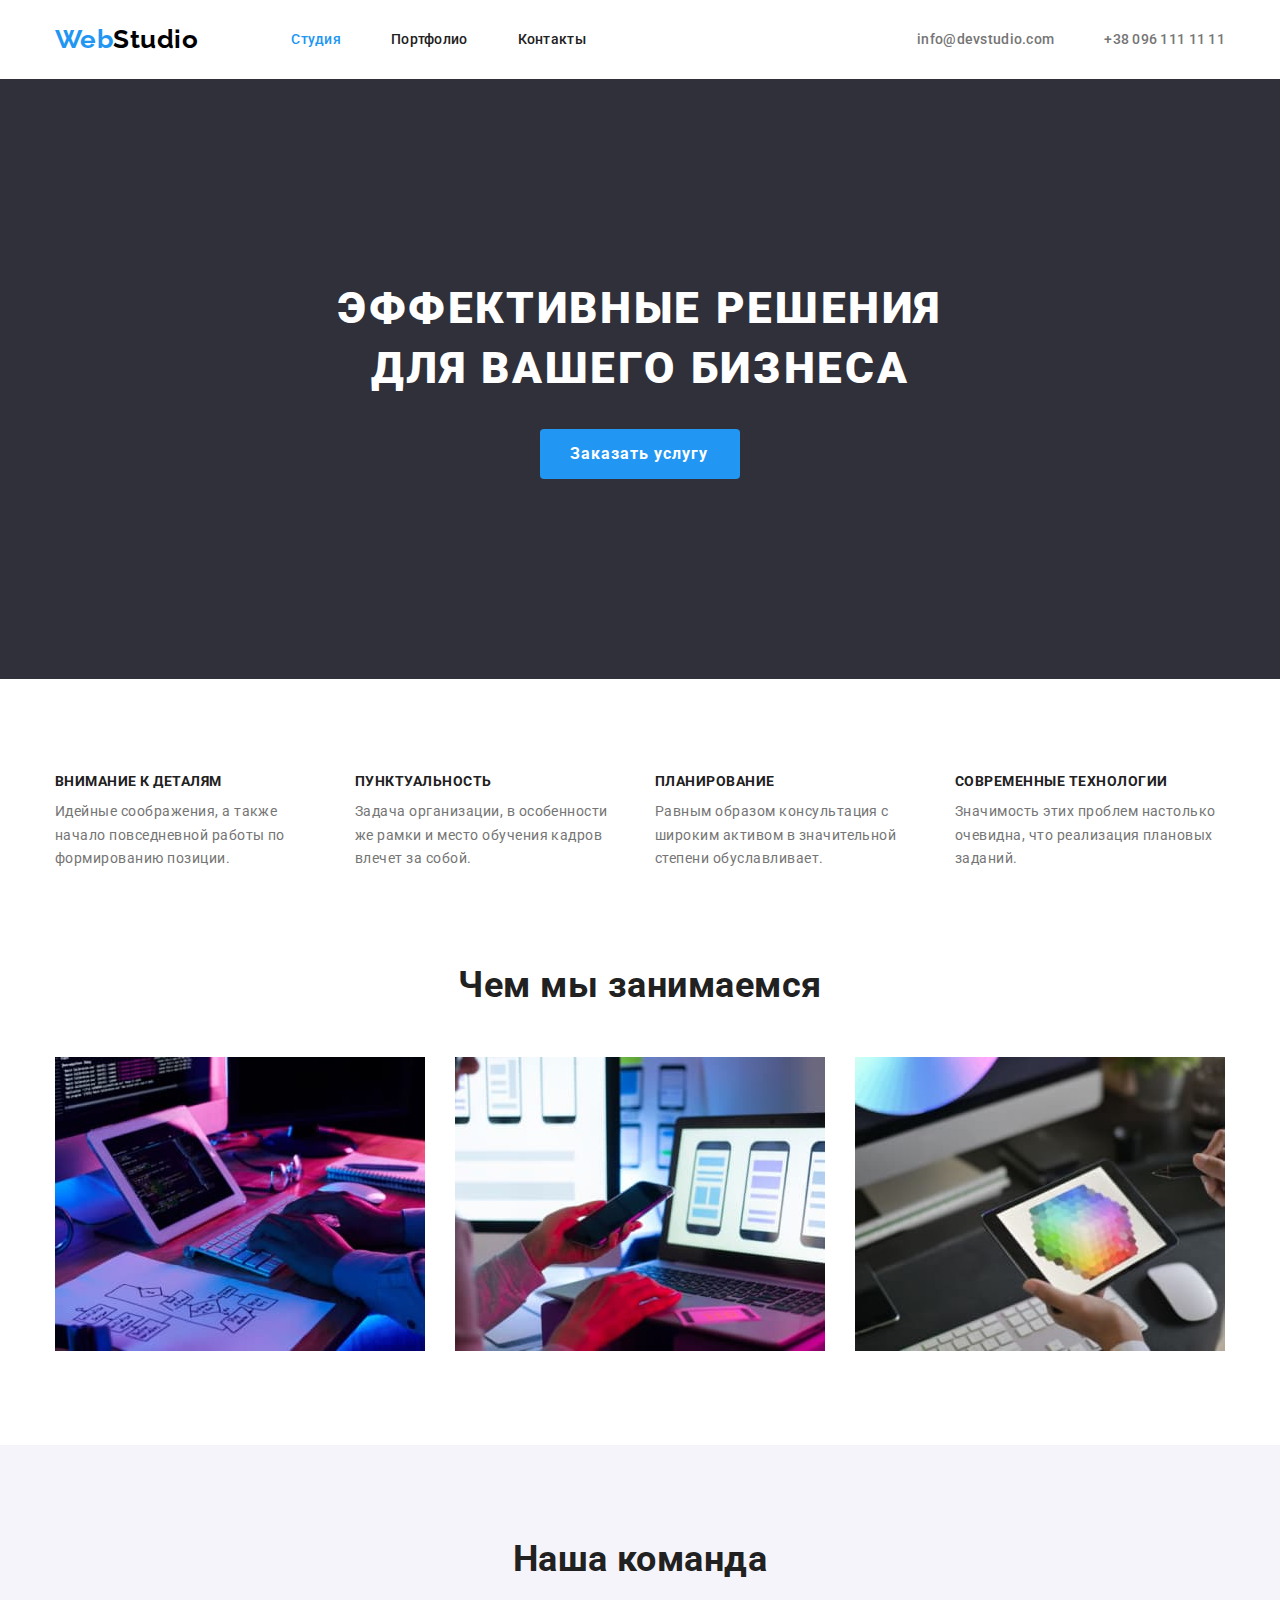
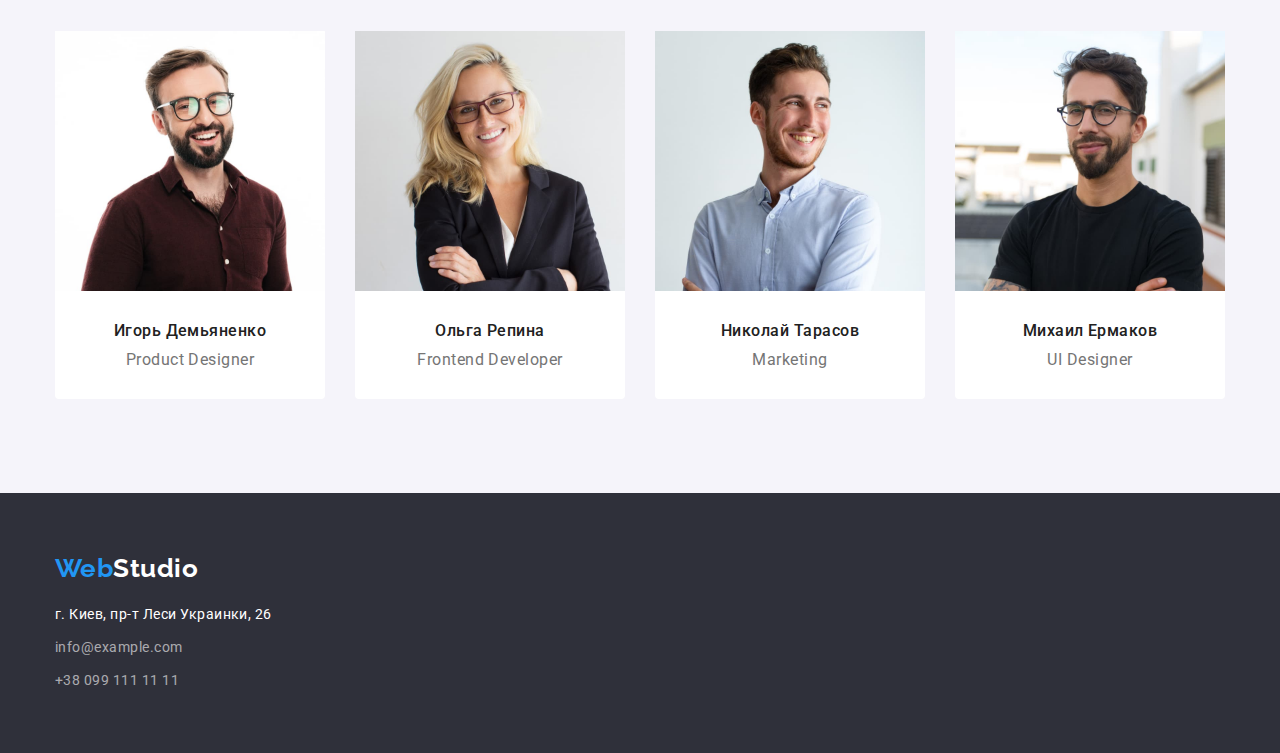
<file: index.html>
<!DOCTYPE html>
<html lang="ru">
  <head>
    <meta charset="UTF-8" />
    <meta name="viewport" content="width=device-width, initial-scale=1.0" />
    <title>WebStudio</title>
    <link rel="preconnect" href="https://fonts.gstatic.com" />
    <link
      href="https://fonts.googleapis.com/css2?family=Raleway:wght@700&family=Roboto:wght@400;500;700;900&display=swap"
      rel="stylesheet"
    />
    <link rel="stylesheet" href="CSS/modern-normalize.css" />
    <link rel="stylesheet" href="CSS/styles.css" />
  </head>
  <body>
    <header>
      <div class="header-container">
        <nav>
          <ul class="navigation">
            <li>
              <a href="index.html" class="header-logo">
                <span class="header-logo-part">Web</span>Studio</a
              >
            </li>

            <li class="navigation-item">
              <a class="navigation-links current-link" href="index.html"
                >Студия</a
              >
            </li>

            <li class="navigation-item">
              <a class="navigation-links" href="portfolio.html">Портфолио</a>
            </li>

            <li class="navigation-item">
              <a href="" class="navigation-links">Контакты</a>
            </li>
          </ul>
        </nav>
        <ul class="contact-links">
          <li>
            <a class="contact-links-header" href="mailto:info@devstudio.com"
              >info@devstudio.com</a
            >
          </li>
          <li>
            <a class="contact-links-header" href="tel:+380961111111"
              >+38 096 111 11 11</a
            >
          </li>
        </ul>
      </div>
    </header>
    <main>
      <!-- FEATURES SECTION -->
      <section class="features">
        <div class="main-container">
          <h1 class="features-hero">
            Эффективные решения<br />для вашего бизнеса
          </h1>
          <button class="features-hero-button">Заказать услугу</button>
        </div>
      </section>
      <section class="features-section">
        <div class="main-container">
          <h2 class="features hidden">Наши преимущества</h2>
          <ul class="features-list">
            <li class="features-item">
              <h3 class="features-title">Внимание к деталям</h3>
              <p class="features-text">
                Идейные соображения, а также начало повседневной работы по
                формированию позиции.
              </p>
            </li>
            <li class="features-item">
              <h3 class="features-title">Пунктуальность</h3>
              <p class="features-text">
                Задача организации, в особенности же рамки и место обучения
                кадров влечет за собой.
              </p>
            </li>
            <li class="features-item">
              <h3 class="features-title">Планирование</h3>
              <p class="features-text">
                Равным образом консультация с широким активом в значительной
                степени обуславливает.
              </p>
            </li>
            <li class="features-item">
              <h3 class="features-title">Современные технологии</h3>
              <p class="features-text">
                Значимость этих проблем настолько очевидна, что реализация
                плановых заданий.
              </p>
            </li>
          </ul>
        </div>
      </section>

      <!-- WHAT WE DO SECTION -->

      <section class="we-do-section">
        <div class="main-container">
          <h2 class="we-do-title">Чем мы занимаемся</h2>
          <ul class="we-do-img-list">
            <li class="we-do-img-item">
              <img
                src="images/1.jpg"
                alt="создание лендинга"
                width="370"
                height="294"
              />
            </li>
            <li class="we-do-img-item">
              <img
                src="images/2.jpg"
                alt="оптимизация под мобильные устройства"
                width="370"
                height="294"
              />
            </li>
            <li class="we-do-img-item">
              <img src="images/3.jpg" alt="дизайн" width="370" height="294" />
            </li>
          </ul>
        </div>
      </section>

      <section class="team-section">
        <div class="main-container">
          <!-- OUR TEAM SECTION -->

          <h2 class="team-members-title">Наша команда</h2>
          <ul class="team-members-list">
            <li class="team-members-item">
              <img
                src="images/4.jpg"
                alt="сотрудник компании 1"
                width="270"
                height="260"
              />
              <div class="team-members-container">
                <h3 class="team-members-person">Игорь Демьяненко</h3>
                <p class="team-members-role">Product Designer</p>
              </div>
            </li>
            <li class="team-members-item">
              <img
                src="images/5.jpg"
                alt="сотрудник компании 2"
                width="270"
                height="260"
              />
              <div class="team-members-container">
                <h3 class="team-members-person">Ольга Репина</h3>
                <p class="team-members-role">Frontend Developer</p>
              </div>
            </li>
            <li class="team-members-item">
              <img
                src="images/6.jpg"
                alt="сотрудник компании 3"
                width="270"
                height="260"
              />
              <div class="team-members-container">
                <h3 class="team-members-person">Николай Тарасов</h3>
                <p class="team-members-role">Marketing</p>
              </div>
            </li>
            <li class="team-members-item">
              <img
                src="images/7.jpg"
                alt="сотрудник компании 4"
                width="270"
                height="260"
              />
              <div class="team-members-container">
                <h3 class="team-members-person">Михаил Ермаков</h3>
                <p class="team-members-role">UI Designer</p>
              </div>
            </li>
          </ul>
        </div>
      </section>
    </main>
    <footer>
      <div class="footer-container">
        <address class="address">
          <ul class="footer-address-list">
            <li>
              <a class="footer-logo" href="index.html">
                <span class="footer-logo-part">Web</span>Studio</a
              >
            </li>
            <div class="address-container">
              <li>
                <a class="address-text" href=""
                  >г. Киев, пр-т Леси Украинки, 26</a
                >
              </li>
            </div>
          </ul>
          <ul class="footer-contact-list">
            <li class="footer-contact-item">
              <a class="contact-links-footer" href="mailto:info@example.com"
                >info@example.com</a
              >
            </li>
            <li class="footer-contact-item">
              <a class="contact-links-footer" href="tel:+380991111111"
                >+38 099 111 11 11</a
              >
            </li>
          </ul>
        </address>
      </div>
    </footer>
  </body>
</html>
</file>
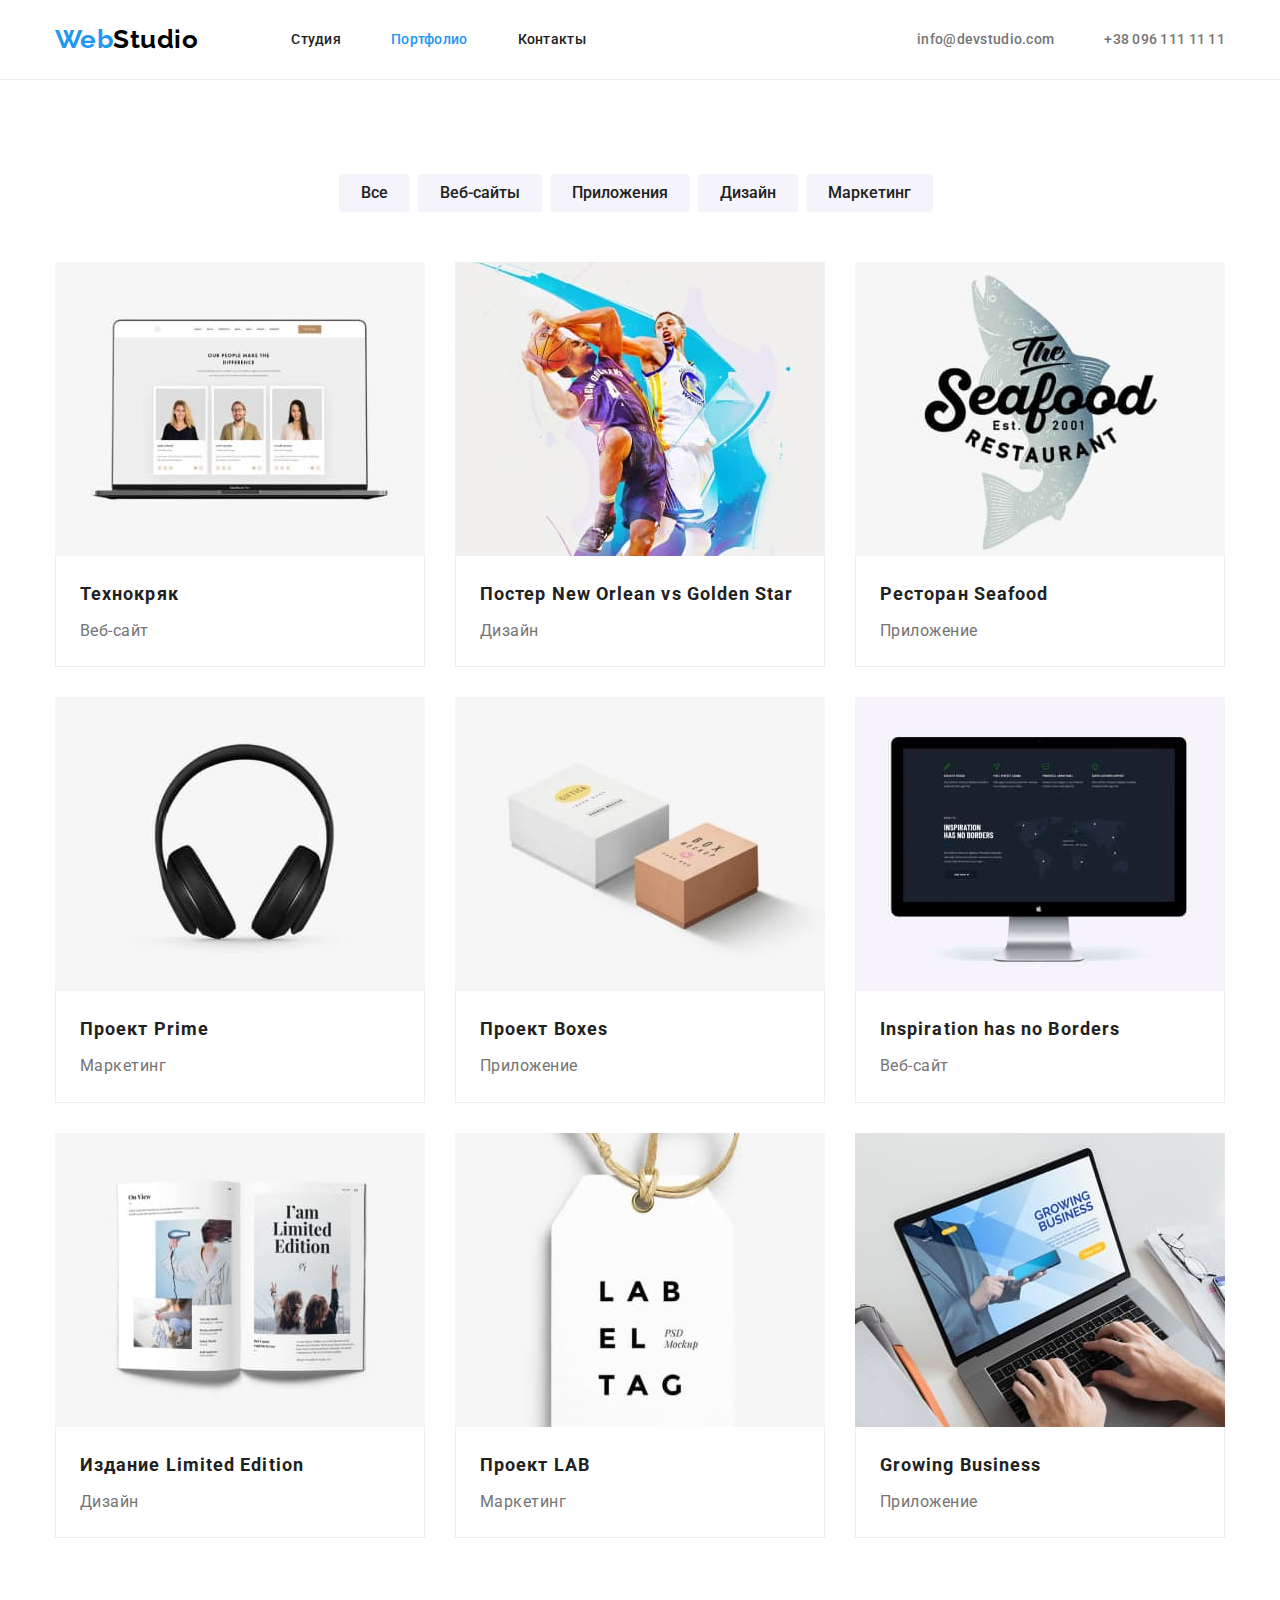
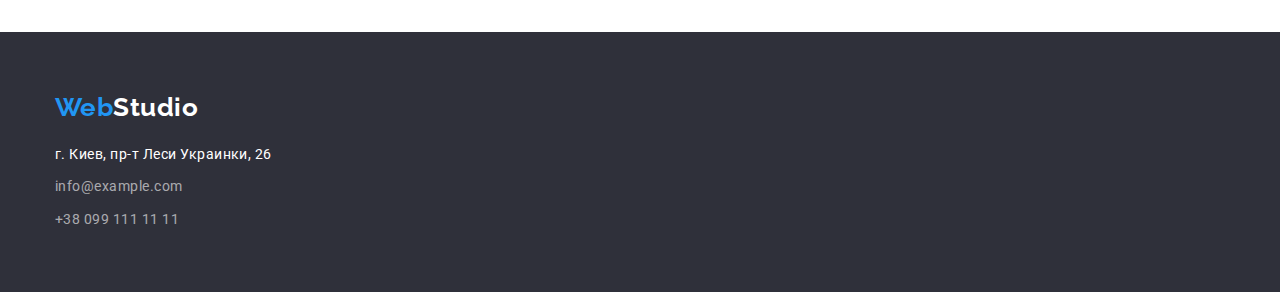
<file: portfolio.html>
<!DOCTYPE html>
<html lang="ru">
  <head>
    <meta charset="UTF-8" />
    <meta name="viewport" content="width=device-width, initial-scale=1.0" />
    <title>Портфолио</title>
    <link rel="preconnect" href="https://fonts.gstatic.com" />
    <link
      href="https://fonts.googleapis.com/css2?family=Raleway:wght@700&family=Roboto:wght@400;500;700;900&display=swap"
      rel="stylesheet"
    />
    <link rel="stylesheet" href="CSS/modern-normalize.css" />
    <link rel="stylesheet" href="CSS/styles.css" />
  </head>
  <body>
    <header class="portfolio-header">
      <div class="header-container nav">
        <nav>
          <ul class="navigation">
            <li>
              <a href="index.html" class="header-logo">
                <span class="header-logo-part">Web</span>Studio</a
              >
            </li>

            <li class="navigation-item">
              <a class="navigation-links" href="index.html">Студия</a>
            </li>

            <li class="navigation-item">
              <a class="navigation-links current-link" href="portfolio.html"
                >Портфолио</a
              >
            </li>

            <li class="navigation-item">
              <a href="" class="navigation-links">Контакты</a>
            </li>
          </ul>
        </nav>
        <ul class="contact-links">
          <li>
            <a class="contact-links-header" href="mailto:info@devstudio.com"
              >info@devstudio.com</a
            >
          </li>
          <li>
            <a class="contact-links-header" href="tel:+380961111111"
              >+38 096 111 11 11</a
            >
          </li>
        </ul>
      </div>
    </header>
    <main>
      <section class="projects">
        <div class="main-container">
          <h1 class="projects hidden">Наши работы</h1>
          <ul class="projects-filter">
            <li class="progects-filter-item">
              <button class="projects-filter-button">Все</button>
            </li>

            <li class="progects-filter-item">
              <button class="projects-filter-button">Веб-сайты</button>
            </li>

            <li class="progects-filter-item">
              <button class="projects-filter-button">Приложения</button>
            </li>

            <li class="progects-filter-item">
              <button class="projects-filter-button">Дизайн</button>
            </li>

            <li class="progects-filter-item">
              <button class="projects-filter-button">Маркетинг</button>
            </li>
          </ul>
          <!-- 
            project images 
          -->
          <ul class="project-images">
            <li class="project-images-item">
              <img
                src="images/8.jpg"
                max-width="370"
                height="294"
                alt="проект"
              />
              <div class="project-container">
                <h2 class="project-img-title">Технокряк</h2>
                <p class="project-img-txt">Веб-сайт</p>
              </div>
            </li>

            <li class="project-images-item">
              <img src="images/9.jpg" alt="проект" />
              <div class="project-container">
                <h2 class="project-img-title">
                  Постер New Orlean vs Golden Star
                </h2>
                <p class="project-img-txt">Дизайн</p>
              </div>
            </li>

            <li class="project-images-item">
              <img src="images/10.jpg" alt="проект" />
              <div class="project-container">
                <h2 class="project-img-title">Ресторан Seafood</h2>
                <p class="project-img-txt">Приложение</p>
              </div>
            </li>

            <li class="project-images-item">
              <img src="images/11.jpg" alt="проект" />
              <div class="project-container">
                <h2 class="project-img-title">Проект Prime</h2>
                <p class="project-img-txt">Маркетинг</p>
              </div>
            </li>

            <li class="project-images-item">
              <img src="images/12.jpg" alt="проект" />
              <div class="project-container">
                <h2 class="project-img-title">Проект Boxes</h2>
                <p class="project-img-txt">Приложение</p>
              </div>
            </li>

            <li class="project-images-item">
              <img src="images/13.jpg" alt="проект" />
              <div class="project-container">
                <h2 class="project-img-title">Inspiration has no Borders</h2>
                <p class="project-img-txt">Веб-сайт</p>
              </div>
            </li>

            <li class="project-images-item">
              <img src="images/14.jpg" alt="проект" />
              <div class="project-container">
                <h2 class="project-img-title">Издание Limited Edition</h2>
                <p class="project-img-txt">Дизайн</p>
              </div>
            </li>

            <li class="project-images-item">
              <img src="images/15.jpg" alt="проект" />
              <div class="project-container">
                <h2 class="project-img-title">Проект LAB</h2>
                <p class="project-img-txt">Маркетинг</p>
              </div>
            </li>

            <li class="project-images-item">
              <img src="images/16.jpg" alt="проект" />
              <div class="project-container">
                <h2 class="project-img-title">Growing Business</h2>
                <p class="project-img-txt">Приложение</p>
              </div>
            </li>
          </ul>
        </div>
      </section>
    </main>
    <footer>
      <div class="footer-container">
        <address class="address">
          <ul class="footer-address-list">
            <li>
              <a class="footer-logo" href="index.html">
                <span class="footer-logo-part">Web</span>Studio</a
              >
            </li>
            <div class="address-container">
              <li>
                <a class="address-text" href=""
                  >г. Киев, пр-т Леси Украинки, 26</a
                >
              </li>
            </div>
          </ul>
          <ul class="footer-contact-list">
            <li class="footer-contact-item">
              <a class="contact-links-footer" href="mailto:info@example.com"
                >info@example.com</a
              >
            </li>
            <li class="footer-contact-item">
              <a class="contact-links-footer" href="tel:+380991111111"
                >+38 099 111 11 11</a
              >
            </li>
          </ul>
        </address>
      </div>
    </footer>
  </body>
</html>
</file>
<file: CSS/styles.css>
/* colors */
:root {
  --title-color: rgb(33, 33, 33);
  --text-color: rgb(117, 117, 117);
  --accent-color: rgb(33, 150, 243);
  --white-color: rgb(255, 255, 255);
  --background-color: rgb(245, 244, 250);
  --logo-color-black: rgb(0, 0, 0);
  --h1-background-color: rgb(47, 48, 58);
  --footer-text-color: rgba(255, 255, 255, 0.6);
  --border-image-color: rgb(238, 238, 238);
}

/* main styles */

body {
  color: var(--text-color);
  background-color: var(--white-color);
  font-family: 'roboto', sans-serif;
  letter-spacing: 0.03em;
  font-style: normal;
  font-weight: 400;
}

/* * {
  outline: 1px solid tomato;
} */

/* Current link */

.navigation .current-link {
  color: var(--accent-color);
}

/*PAGE-CONTAINERS*/

.header-container,
.main-container,
.footer-container {
  width: 1200px;
  padding-left: 15px;
  padding-right: 15px;
  margin-left: auto;
  margin-right: auto;
}

/* HIDDEN */

.hidden {
  clip: rect(0 0 0 0);
  clip-path: inset(50%);
  height: 1px;
  overflow: hidden;
  position: absolute;
  white-space: nowrap;
  width: 1px;
}

/*HEADER 
>
LOGO */

.header-logo,
.footer-logo {
  font-family: 'raleway', sans-serif;
  font-size: 26px;
  font-weight: 700;
  line-height: 1.17;
}

.header-logo {
  color: var(--logo-color-black);
}

.footer-logo {
  color: var(--white-color);
}

.header-logo-part,
.footer-logo-part {
  color: var(--accent-color);
}

/* HEADER LINKS */

.navigation-links {
  color: var(--title-color);
  font-weight: 500;
  font-size: 14px;
  line-height: 1.17;
  letter-spacing: 0.02em;
}

.contact-links-header {
  color: var(--text-color);
  font-size: 14px;
  font-weight: 500;
  line-height: 1.14;
  letter-spacing: 0.02em;
}

.navigation-links:hover,
.navigation-links:focus {
  color: var(--accent-color);
}

.contact-links-header:hover,
.contact-links-footer:hover,
.contact-links-header:focus,
.contact-links-footer:focus {
  color: var(--accent-color);
}

/* POSITIONING HEADER */

header {
  padding-top: 24px;
  padding-bottom: 25px;
}

.portfolio-header {
  border-bottom: 1px solid rgb(236, 236, 236);
}

.header-container {
  display: flex;
  justify-content: space-between;
  align-items: center;
}

.navigation,
.contact-links {
  display: flex;
  align-items: center;
}

.contact-links > li:not(:last-child) {
  margin-right: 50px;
}

.header-logo {
  margin-right: 93px;
}

.navigation-item:not(:last-child) {
  margin-right: 50px;
}

/* INDEX.HTML 
>
Main Page - HERO */

.features {
  background-color: var(--h1-background-color);
  text-align: center;
  padding-top: 200px;
  padding-bottom: 200px;
}

.features-hero {
  font-size: 44px;
  font-weight: 900;
  line-height: 1.36;
  letter-spacing: 0.06em;
  text-transform: uppercase;
  color: var(--white-color);
}

.features-hero-button {
  font-size: 16px;
  font-weight: 700;
  line-height: 1.9;
  letter-spacing: 0.06em;
  color: var(--white-color);
  background-color: var(--accent-color);

  margin-top: 30px;
  border-radius: 4px;
  padding-top: 10px;
  padding-right: 32px;
  padding-bottom: 10px;
  padding-left: 30px;
}

/* FEATURES */

.features-title {
  font-size: 14px;
  font-weight: 700;
  line-height: 1.17;
  text-transform: uppercase;
  color: var(--title-color);
}

.features-text {
  font-size: 14px;
  line-height: 1.7;
  margin-top: 10px;
  text-align: left;
}

.features-item {
  margin-right: 30px;
  flex-basis: calc(100% / 4 - 30px);
}

.features-list {
  display: flex;
  margin-right: -30px;
  flex-wrap: wrap;
}

.features-section {
  padding-top: 94px;
}

/* WE DO SECTION*/

.we-do-section {
  padding-top: 94px;
  padding-bottom: 94px;
}

.we-do-img-list {
  display: flex;
  margin-top: 50px;
  margin-right: -30px;
  flex-wrap: wrap;
}

.we-do-img-item {
  margin-right: 30px;
  flex-basis: calc(100% / 3 - 30px);
}

.we-do-title,
.team-members-title {
  font-size: 36px;
  font-weight: 700;
  line-height: 1.16;
  text-align: center;
  color: var(--title-color);
}

/* TEAM MEMBERS SECTION */

.team-section {
  padding-top: 94px;
  padding-bottom: 94px;
  background-color: var(--background-color);
}

.team-members-list {
  display: flex;
  flex-wrap: wrap;
  margin-top: 50px;
  margin-right: -30px;
}

.team-members-item {
  flex-basis: calc(100% / 4 - 30px);
  background-color: var(--white-color);
  margin-right: 30px;
  border-radius: 4px;
}

.team-members-person {
  font-size: 16px;
  font-weight: 500;
  line-height: 1.2;
  color: var(--title-color);
  text-align: center;
}

.team-members-role {
  font-size: 16px;
  line-height: 1.2;
  margin-top: 10px;
  text-align: center;
}

.team-members-container {
  padding-top: 30px;
  padding-bottom: 30px;
}

/* Footer - address and contact links */

.address-text {
  font-size: 14px;
  line-height: 1.7;
  color: var(--white-color);
}

.contact-links-footer {
  font-size: 14px;
  line-height: 1.7;
  color: var(--footer-text-color);
}

/* FOOTER Positioning*/

footer {
  background-color: var(--h1-background-color);
  padding-top: 60px;
  padding-bottom: 60px;
}

.address-container {
  margin-top: 20px;
  display: block;
}

.footer-contact-list {
  margin-top: 9px;
}

.footer-contact-item {
  margin-top: 9px;
}

/* PORTFOLIO.HTML
>
FILTER BUTTONS*/

.projects-filter-button {
  font-size: 16px;
  font-weight: 500;
  line-height: 1.6;
  color: var(--title-color);
  background-color: var(--background-color);
  border-radius: 4px;
  padding-top: 6px;
  padding-right: 22px;
  padding-bottom: 6px;
  padding-left: 22px;
  outline: none;
}

.projects-filter-button:hover,
.projects-filter-button:focus {
  color: var(--white-color);
  background-color: var(--accent-color);
}

.projects {
  padding-top: 94px;
  padding-bottom: 94px;
}

.projects-filter {
  display: flex;
  justify-content: center;
  align-items: center;
  margin-bottom: 50px;
}

.projects-filter:not(:last-child) > li {
  margin-right: 8px;
}

/* OUR WORKS - IMAGES */

.project-img-title {
  font-size: 18px;
  font-weight: 700;
  line-height: 2;
  letter-spacing: 0.06em;
  color: var(--title-color);
}

.project-img-txt {
  font-size: 16px;
  line-height: 1.9;
  margin-top: 4px;
}

.project-images {
  display: flex;
  flex-wrap: wrap;
  margin-right: -30px;
  margin-top: -30px;
}

.project-container {
  display: block;
  padding-top: 20px;
  padding-right: 24px;
  padding-bottom: 20px;
  padding-left: 24px;
  border-right: 1px solid rgb(238, 238, 238);
  border-bottom: 1px solid rgb(238, 238, 238);
  border-left: 1px solid rgb(238, 238, 238);
}

.project-images-item {
  margin-right: 30px;
  margin-top: 30px;
  flex-basis: calc(100% / 3 - 30px);
}
</file>
